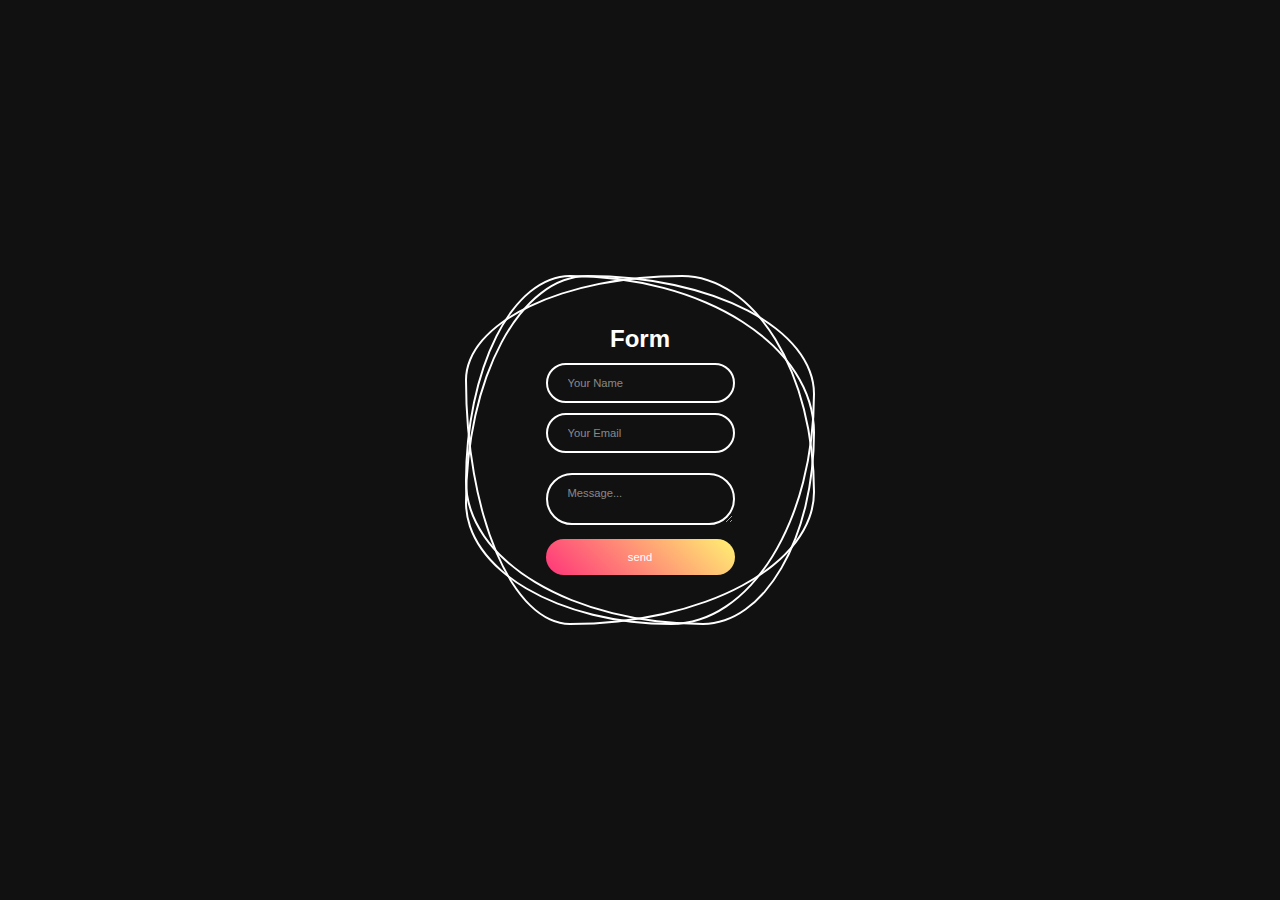
<file: index.html>
<!DOCTYPE html>
<html lang="en">
<head>
    <meta charset="UTF-8">
    <meta name="viewport" content="width=device-width, initial-scale=1.0">
    <meta http-equiv="refresh" content="">
    <link rel="stylesheet" href="styles.css">
    <title>Document</title>
</head>
<body>
<form>
    <div class="container">
        <i style="--clr: #00ff0a;"></i>
        <i style="--clr: #ff0057;"></i>
        <i style="--clr: #fffd44;"></i>
    <div class="login">
        <h2>Form</h2>
        <div class="inputBx">
            <input type="text" placeholder="Your Name">
        </div>
        <div class="inputBx">
            <input type="email" placeholder="Your Email">
        </div>
        <div></div>
        <div class="inputBx">
            <textarea placeholder="Message..."></textarea>
        </div>
        <div class="inputBx">
            <input type="submit" value="send">
        </div>
    </div>
    </div>
</form>
    
</body>
</html>
</file>
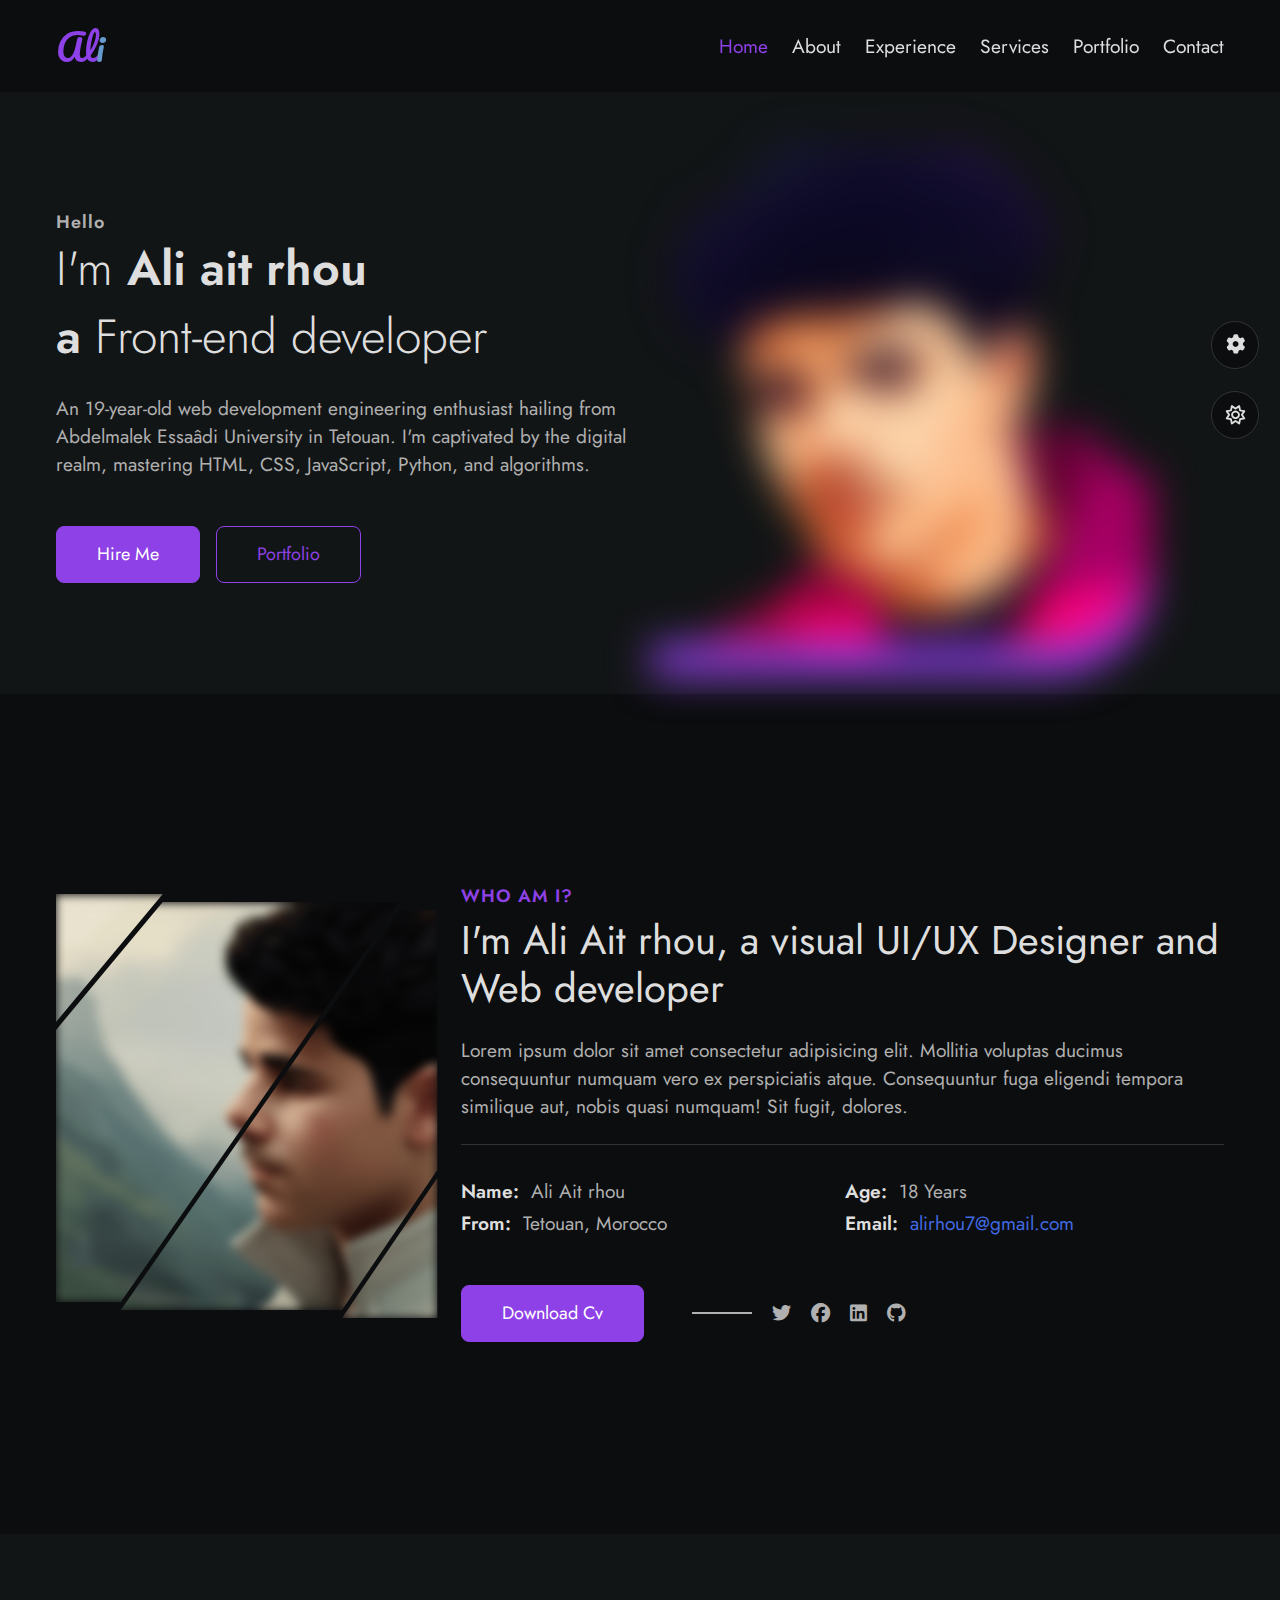
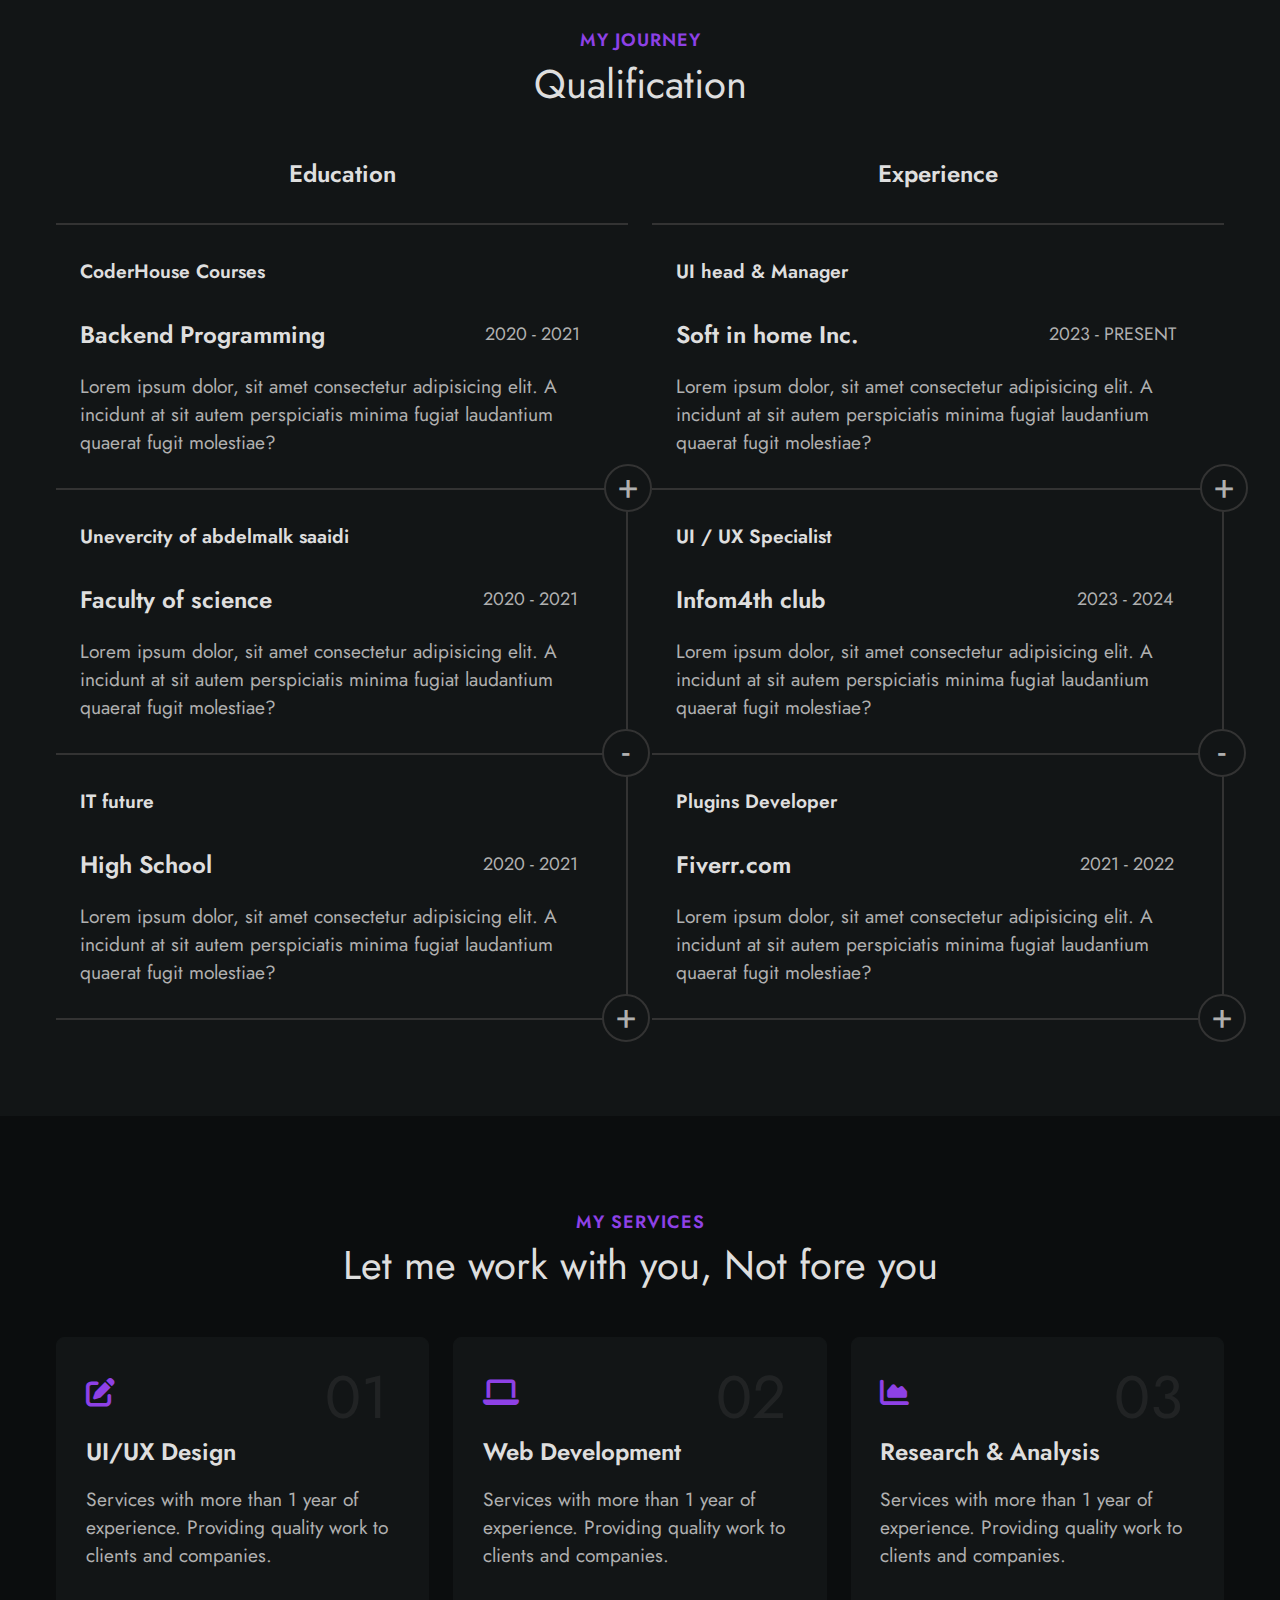
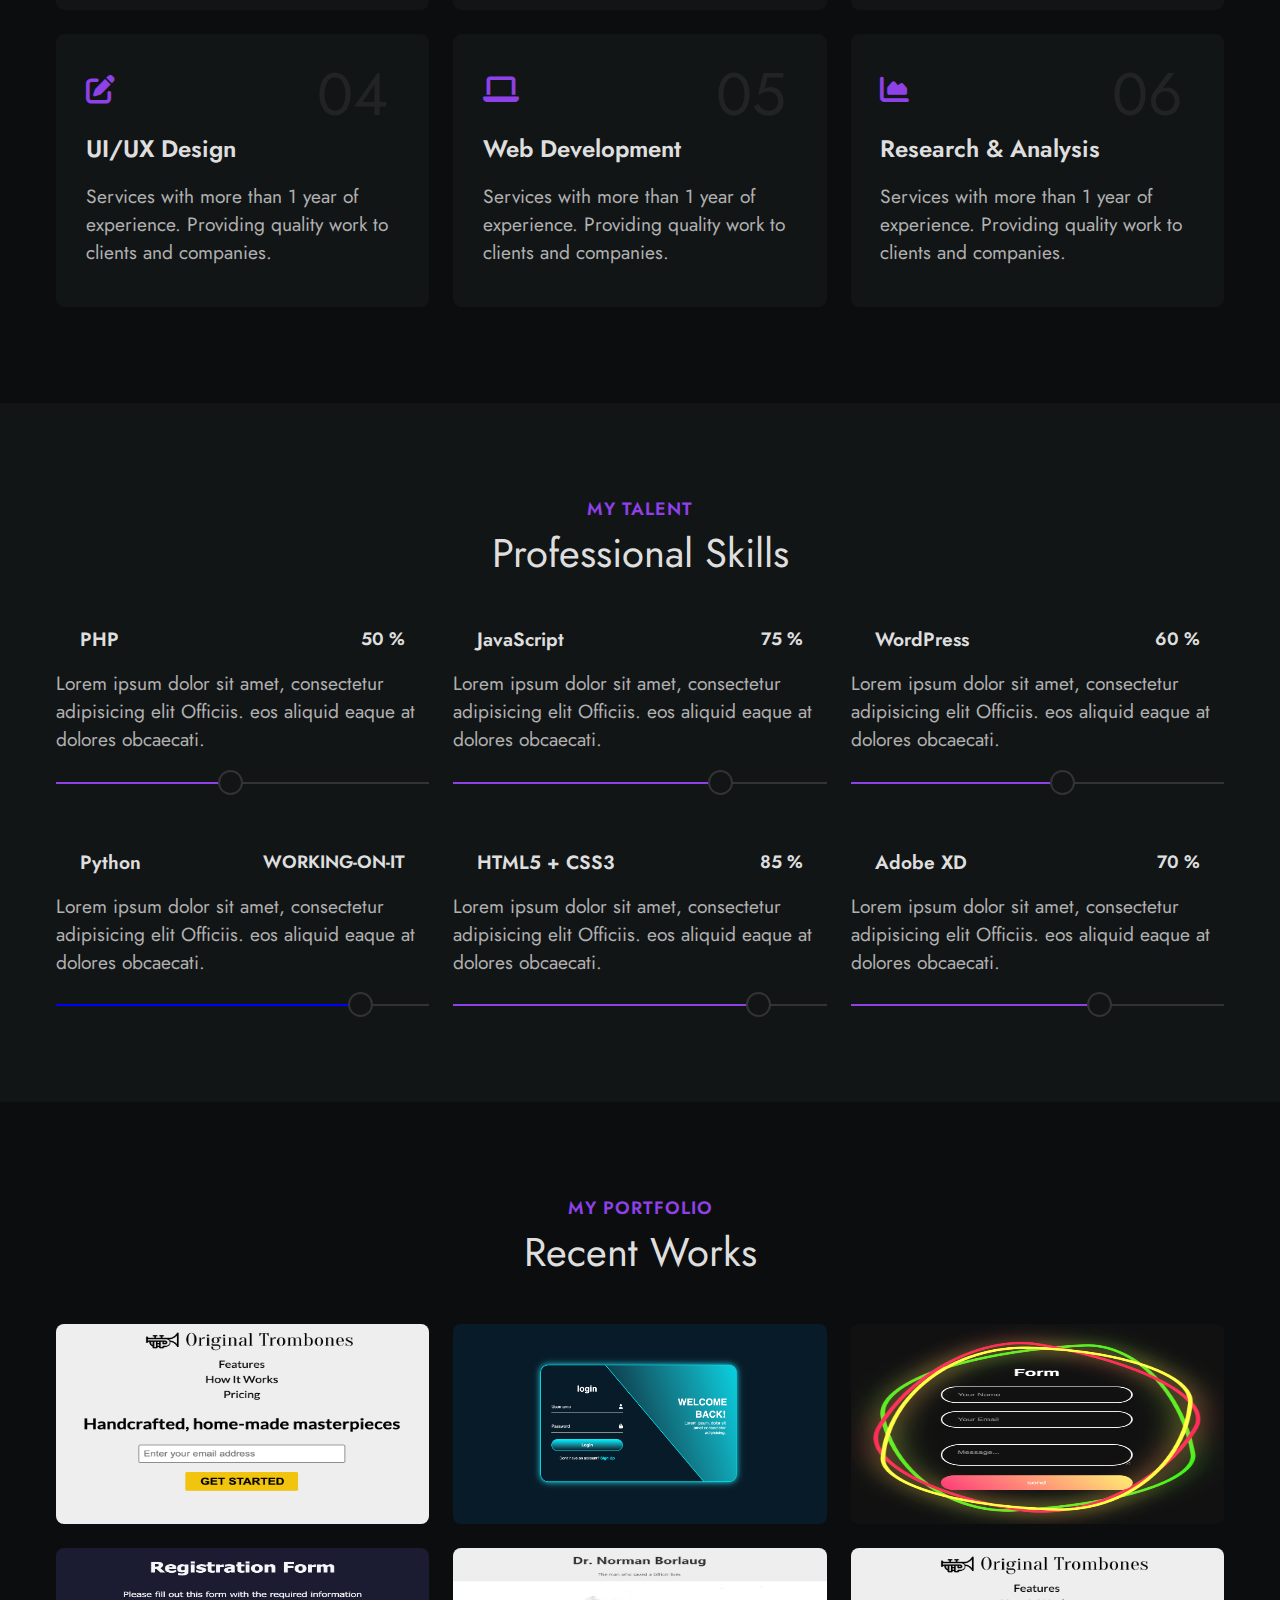
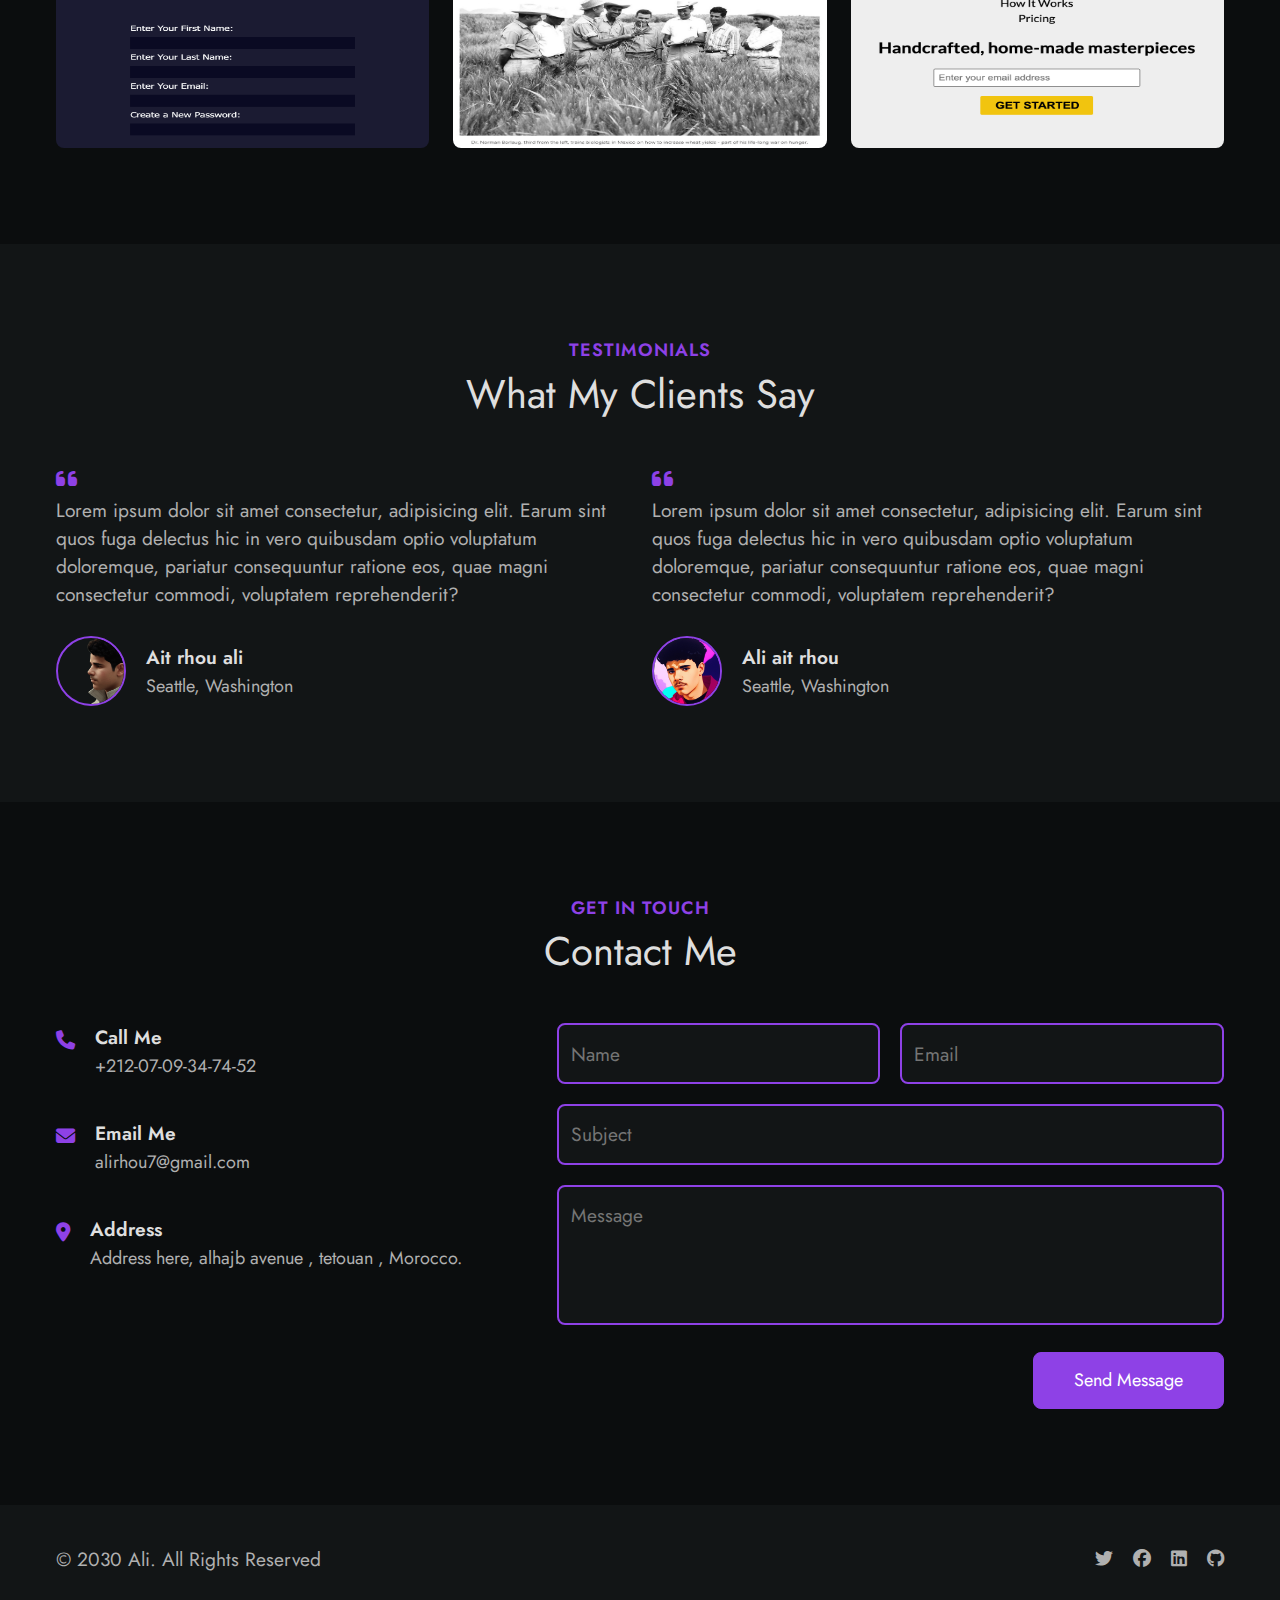
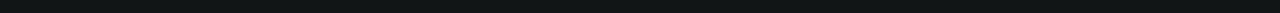
<file: ali.rh/index.html>
<!DOCTYPE html>
<html lang="en">
<head>
    <meta charset="UTF-8">
    <meta name="viewport" content="width=device-width,
     initial-scale=1.0">
    <!--== FONT AWESOME ==-->
    <link rel="icon" href="my_pc/Logo.png">
    <link rel="stylesheet" href="https://cdnjs.cloudflare.com/ajax/libs/font-awesome/6.4.2/css/all.min.css">
    <!--== CSS ==-->
    <link rel="stylesheet" href="style.css">
    <title>Ali.com</title>
</head>
<body>
    <!--== STYLE SWITCHER ==-->
    <input type="radio" name="color" id="color-1">
    <input type="radio" name="color" id="color-2">
    <input type="radio" name="color" id="color-3">
    <input type="radio" name="color" id="color-4">
    <input type="radio" name="color" id="color-5">
    <input type="radio" name="color" id="color-6">
    <input type="radio" name="color" id="color-7">
    <input type="radio" name="color" id="color-8">
    <input type="radio" name="color" id="color-9">
    <input type="radio" name="color" id="color-10">
    <input type="checkbox" id="toggler">
    <input type="checkbox" id="day-night">

    <div class="style__switcher">
        <label for="toggler" class="style__switcher-toggler">
            <i class="fa-solid fa-gear fa-spin"></i>
        </label>

        <label for="day-night" class="style__switcher-theme">
            <i class="fa-regular fa-sun"></i>
            <i class="fa-solid fa-moon"></i>
        </label>

        <h3 class="style__switcher-title">Theme Colors</h3>

        <div class="style__switcher-colors">
            <label for="color-1" class="color-1 color"></label>
            <label for="color-2" class="color-2 color"></label>
            <label for="color-3" class="color-3 color"></label>
            <label for="color-4" class="color-4 color"></label>
            <label for="color-5" class="color-5 color"></label>
            <label for="color-6" class="color-6 color"></label>
            <label for="color-7" class="color-7 color"></label>
            <label for="color-8" class="color-8 color"></label>
            <label for="color-9" class="color-9 color"></label>
            <label for="color-10" class="color-10 color"></label>
        </div>
    </div>
    <!--== HEADER ==-->
    <header class="header">
        <nav class="nav container">
            <a href="index.html" class="nav__logo">Al<span class="my-i">i</span></a>

            <input type="checkbox" id="nav-toggler">

            <label for="nav-toggler" class="nav__toggle">
                <i class="fa-solid fa-bars"></i>
            </label>
            <ul class="nav__list">
                <li class="nav__item">
                    <a href="#home" class="nav__link active-link">Home</a>
                </li>

                <li class="nav__item">
                    <a href="#about" class="nav__link">About</a>
                </li>
            
                <li class="nav__item">
                    <a href="#qualification" class="nav__link">Experience</a>
                </li>

                <li class="nav__item">
                    <a href="#services" class="nav__link">Services</a>
                </li>

                <li class="nav__item">
                    <a href="#works" class="nav__link">Portfolio</a>
                </li>

                <li class="nav__item">
                    <a href="#contact" class="nav__link">Contact</a>
                </li>
            </ul>
        </nav>
    </header>
    <!--== MAIN ==-->
    <main class="main">
        <!--== HOME ==-->
        <section class="home" id="home">
            <div class="home__container container grid">
                <div class="home__content">
                    <span class="home__small">Hello</span>
                    <h1 class="home__title"><span>I'm</span> Ali ait rhou <br /> 
                        a <span>Front-end developer</span>
                    </h1>

                    <p class="home__description">
                        An 19-year-old web development engineering 
                        enthusiast hailing from Abdelmalek Essaâdi University in Tetouan.
                         I'm captivated by the digital realm,
                         mastering HTML, CSS, JavaScript, Python, and algorithms.
                    </p>

                    <div class="home__btns">
                        <a href="#contact" class="btn">Hire Me</a>
                        <a href="#works" class="btn btn--transparent">Portfolio</a>
                    </div>
                </div>

                <div class="movup">
                    <div class="home__img-wrapper">
                        <img src="my_pc/home-img.png" alt="my pic" class="home__img" />
                    </div>
                </div>
            </div>

        </section>
        <!--== ABOUT ==-->
        <section class="about section" id="about">
            <div class="about__container container grid">
                <div class="about__img-wrapper">
                    <img src="my_pc/about-img.jpg" alt="" class="about__img">
                    <img src="my_pc/about-img.jpg" alt="" class="about__img">
                    <img src="my_pc/about-img.jpg" alt="" class="about__img">
                    <img src="my_pc/about-img.jpg" alt="" class="about__img">
                </div>

                <div class="about__content">
                    <h2 class="section__title" data-title="Who am i?">
                        I'm Ali Ait rhou, a visual UI/UX Designer and Web developer
                    </h2>

                    <p class="about__description">
                        Lorem ipsum dolor sit amet consectetur
                        adipisicing elit. Mollitia voluptas ducimus consequuntur numquam
                        vero ex perspiciatis atque. Consequuntur fuga eligendi tempora 
                        similique aut, nobis quasi numquam! Sit fugit, dolores.
                    </p>
                    <ul class="about__data grid">
                        <li class="data__item">
                            <h3 class="data__title">Name:</h3>
                            <span class="data__description">Ali Ait rhou</span>
                        </li>

                        <li class="data__item">
                            <h3 class="data__title">Age:</h3>
                            <span class="data__description">18 Years</span>
                        </li>

                        <li class="data__item">
                            <h3 class="data__title">From:</h3>
                            <span class="data__description">Tetouan, Morocco</span>
                        </li>

                        <li class="data__item">
                            <h3 class="data__title">Email:</h3>
                            <span class="data__description about__link">alirhou7@gmail.com</span>
                        </li>
                    </ul>

                    <div class="about__bottom">
                        <a href="" class="btn">Download Cv</a>

                        <div class="about__social-links">
                            <!-- hey man you have to put your link here so good luck -->
                            <a href="" class="about__social-link">
                                <i class="fa-brands fa-twitter"></i>
                            </a>
                            <a href="" class="about__social-link">
                                <i class="fa-brands fa-facebook"></i>
                            </a>
                            <a href="" class="about__social-link">
                                <i class="fa-brands fa-linkedin"></i>
                            </a>
                            <a href="" class="about__social-link">
                                <i class="fa-brands fa-github"></i>
                            </a>
                        </div>
                    </div>
                </div>
            </div>
        </section>
        <!--== QUALIFICATION ==-->
        <section class="qualification section" id="qualification">
            <h2 class="section__title title-center" data-title="My Journey">
                Qualification</h2>
            <div class="resume__container container grid">
                <div class="resume__group">
                    <h3 class="resume__heading">Education</h3>

                    <div class="resume__items">
                        <div class="resume__item">
                            <div class="resume__header">
                                <h3 class="resume__subtitle">CoderHouse Courses</h3>
                                <span class="resume__icon">+</span>
                            </div>

                            <div class="resume__content">
                                <div class="resume__date_title">
                                    <h3 class="resume__title">Backend Programming</h3>
                                    <span class="resume__date">2020 - 2021</span>
                                </div>

                                <p class="resume__description">
                                    Lorem ipsum dolor, sit amet consectetur adipisicing
                                     elit. A incidunt at sit autem perspiciatis minima fugiat
                                      laudantium quaerat fugit molestiae?
                                </p>
                            </div>
                        </div>

                        <div class="resume__item">
                            <div class="resume__header">
                                <h3 class="resume__subtitle">Unevercity of abdelmalk saaidi</h3>
                                <span class="resume__icon">-</span>
                            </div>

                            <div class="resume__content">
                                <div class="resume__date_title">
                                    <h3 class="resume__title">Faculty of science</h3>
                                    <span class="resume__date">2020 - 2021</span>
                                </div>

                                <p class="resume__description">
                                    Lorem ipsum dolor, sit amet consectetur adipisicing
                                     elit. A incidunt at sit autem perspiciatis minima fugiat
                                      laudantium quaerat fugit molestiae?
                                </p>
                            </div>
                        </div>

                        <div class="resume__item">
                            <div class="resume__header">
                                <h3 class="resume__subtitle">IT future</h3>
                                <span class="resume__icon">+</span>
                            </div>

                            <div class="resume__content">
                                <div class="resume__date_title">
                                    <h3 class="resume__title">High School</h3>
                                    <span class="resume__date">2020 - 2021</span>
                                </div>

                                <p class="resume__description">
                                    Lorem ipsum dolor, sit amet consectetur adipisicing
                                     elit. A incidunt at sit autem perspiciatis minima fugiat
                                      laudantium quaerat fugit molestiae?
                                </p>
                            </div>
                        </div>
                    </div>
                </div>

                <div class="resume__group">
                    <h3 class="resume__heading">Experience</h3>

                    <div class="resume__items">
                        <div class="resume__item">
                            <div class="resume__header">
                                <h3 class="resume__subtitle">UI head & Manager</h3>
                                <span class="resume__icon">+</span>
                            </div>

                            <div class="resume__content">
                                <div class="resume__date_title">
                                    <h3 class="resume__title">Soft in home Inc.</h3>
                                    <span class="resume__date">2023 - PRESENT</span>
                                </div>

                                <p class="resume__description">
                                    Lorem ipsum dolor, sit amet consectetur adipisicing
                                     elit. A incidunt at sit autem perspiciatis minima fugiat
                                      laudantium quaerat fugit molestiae?
                                </p>
                            </div>
                        </div>

                        <div class="resume__item">
                            <div class="resume__header">
                                <h3 class="resume__subtitle">UI / UX Specialist</h3>
                                <span class="resume__icon">-</span>
                            </div>

                            <div class="resume__content">
                                <div class="resume__date_title">
                                    <h3 class="resume__title">Infom4th club</h3>
                                    <span class="resume__date">2023 - 2024</span>
                                </div>

                                <p class="resume__description">
                                    Lorem ipsum dolor, sit amet consectetur adipisicing
                                     elit. A incidunt at sit autem perspiciatis minima fugiat
                                      laudantium quaerat fugit molestiae?
                                </p>
                            </div>
                        </div>

                        <div class="resume__item">
                            <div class="resume__header">
                                <h3 class="resume__subtitle">Plugins Developer</h3>
                                <span class="resume__icon">+</span>
                            </div>

                            <div class="resume__content">
                                <div class="resume__date_title">
                                    <h3 class="resume__title">Fiverr.com</h3>
                                    <span class="resume__date">2021 - 2022</span>
                                </div>

                                <p class="resume__description">
                                    Lorem ipsum dolor, sit amet consectetur adipisicing
                                     elit. A incidunt at sit autem perspiciatis minima fugiat
                                      laudantium quaerat fugit molestiae?
                                </p>
                            </div>
                        </div>
                    </div>
                </div>
            </div>
        </section>
        <!--== SERVICES ==-->
        <section class="services section" id="services">
            <h2 class="section__title title-center" data-title="My Services">
                Let me work with you,  Not fore you 
            </h2>
            <div class="services__container container grid">
                <div class="services__item">
                    <i class="fa-solid fa-pen-to-square services__icon"></i>

                    <h3 class="services__title">UI/UX Design</h3>
                    <p class="services__description">
                        Services with more than 1 year of experience. Providing quality 
                        work to clients and companies.
                    </p>

                    <span class="services__no">01</span>
                </div>

                <div class="services__item">
                    <i class="fa-solid fa-laptop services__icon"></i>

                    <h3 class="services__title">Web Development</h3>
                    <p class="services__description">
                        Services with more than 1 year of experience. Providing quality 
                        work to clients and companies.
                    </p>

                    <span class="services__no">02</span>
                </div>

                <div class="services__item">
                    <i class="fa-solid fa-chart-area services__icon"></i>

                    <h3 class="services__title">Research & Analysis</h3>
                    <p class="services__description">
                        Services with more than 1 year of experience. Providing quality 
                        work to clients and companies.
                    </p>

                    <span class="services__no">03</span>
                </div>

                <div class="services__item">
                    <i class="fa-solid fa-pen-to-square services__icon"></i>

                    <h3 class="services__title">UI/UX Design</h3>
                    <p class="services__description">
                        Services with more than 1 year of experience. Providing quality 
                        work to clients and companies.
                    </p>

                    <span class="services__no">04</span>
                </div>

                <div class="services__item">
                    <i class="fa-solid fa-laptop services__icon"></i>

                    <h3 class="services__title">Web Development</h3>
                    <p class="services__description">
                        Services with more than 1 year of experience. Providing quality 
                        work to clients and companies.
                    </p>

                    <span class="services__no">05</span>
                </div>

                <div class="services__item">
                    <i class="fa-solid fa-chart-area services__icon"></i>

                    <h3 class="services__title">Research & Analysis</h3>
                    <p class="services__description">
                        Services with more than 1 year of experience. Providing quality 
                        work to clients and companies.
                    </p>

                    <span class="services__no">06</span>
                </div>
            </div>
        </section>
        <!--== SKILLS ==-->
        <section class="skills section">
            <h2 class="section__title title-center" data-title="My Talent">
                Professional Skills
            </h2>

            <div class="skills__container container grid">
                <div class="skills__item">
                    <div class="skills__titles">
                        <h3 class="skills__name">PHP</h3>
                        <span class="skills__no">50 %</span>
                    </div>

                    <p class="skills__description">
                        Lorem ipsum dolor sit amet, consectetur adipisicing elit Officiis.
                        eos aliquid eaque at dolores obcaecati.
                    </p>

                    <div class="skills__bar">
                        <div class="skills__percentage" style="width: 50%;">
                            <span></span>
                        </div>
                    </div>
                </div>

                <div class="skills__item">
                    <div class="skills__titles">
                        <h3 class="skills__name">JavaScript</h3>
                        <span class="skills__no">75 %</span>
                    </div>

                    <p class="skills__description">
                        Lorem ipsum dolor sit amet, consectetur adipisicing elit Officiis.
                        eos aliquid eaque at dolores obcaecati.
                    </p>

                    <div class="skills__bar">
                        <div class="skills__percentage" style="width: 75%;">
                            <span></span>
                        </div>
                    </div>
                </div>

                <div class="skills__item">
                    <div class="skills__titles">
                        <h3 class="skills__name">WordPress</h3>
                        <span class="skills__no">60 %</span>
                    </div>

                    <p class="skills__description">
                        Lorem ipsum dolor sit amet, consectetur adipisicing elit Officiis.
                        eos aliquid eaque at dolores obcaecati.
                    </p>

                    <div class="skills__bar">
                        <div class="skills__percentage" style="width: 60%;">
                            <span></span>
                        </div>
                    </div>
                </div>

                <div class="skills__item">
                    <div class="skills__titles">
                        <h3 class="skills__name">Python</h3>
                        <span class="skills__no">WORKING-ON-IT</span>
                    </div>

                    <p class="skills__description">
                        Lorem ipsum dolor sit amet, consectetur adipisicing elit Officiis.
                        eos aliquid eaque at dolores obcaecati.
                    </p>

                    <div class="skills__bar">
                        <div class="skills__percentage" style="width: 85%;background-color: blue;">
                            <span></span>
                        </div>
                    </div>
                </div>

                <div class="skills__item">
                    <div class="skills__titles">
                        <h3 class="skills__name">HTML5 + CSS3</h3>
                        <span class="skills__no">85 %</span>
                    </div>

                    <p class="skills__description">
                        Lorem ipsum dolor sit amet, consectetur adipisicing elit Officiis.
                        eos aliquid eaque at dolores obcaecati.
                    </p>

                    <div class="skills__bar">
                        <div class="skills__percentage" style="width: 85%;">
                            <span></span>
                        </div>
                    </div>
                </div>

                <div class="skills__item">
                    <div class="skills__titles">
                        <h3 class="skills__name">Adobe XD</h3>
                        <span class="skills__no">70 %</span>
                    </div>

                    <p class="skills__description">
                        Lorem ipsum dolor sit amet, consectetur adipisicing elit Officiis.
                        eos aliquid eaque at dolores obcaecati.
                    </p>

                    <div class="skills__bar">
                        <div class="skills__percentage" style="width: 70%;">
                            <span></span>
                        </div>
                    </div>
                </div>
            </div>
        </section>
        <!--======== PORTFOLIO ========-->
        <section class="works section" id="works">
            <h2 class="section__title title-center" data-title="My Portfolio">
                Recent Works
            </h2>

            <div class="work__container container grid">
                <div class="work__card">
                    <img src="my_pc/landing.png" alt="image" class="work__img">
                    <div class="work__details">
                        <h3 class="work__title">Web design</h3>
                        <span class="work__description">This is a short description</span>
                    </div>
                </div>

                <div class="work__card">
                    <img src="my_pc/login.jpeg" alt="image" class="work__img">
                    <div class="work__details">
                        <h3 class="work__title">Android App</h3>
                        <span class="work__description">This is a short description</span>
                    </div>
                </div>

                <div class="work__card">
                    <img src="my_pc/form.png" alt="image" class="work__img">
                    <div class="work__details">
                        <h3 class="work__title">Photoshop</h3>
                        <span class="work__description">This is a short description</span>
                    </div>
                </div>

                <div class="work__card">
                    <img src="my_pc/rigest1.png" alt="image" class="work__img">
                    <div class="work__details">
                        <h3 class="work__title">UI/UX design</h3>
                        <span class="work__description">This is a short description</span>
                    </div>
                </div>

                <div class="work__card">
                    <img src="my_pc/tribute.jpeg" alt="image" class="work__img">
                    <div class="work__details">
                        <h3 class="work__title">Web design</h3>
                        <span class="work__description">This is a short description</span>
                    </div>
                </div>

                <div class="work__card">
                    <img src="my_pc/landing.png" alt="image" class="work__img">
                    <div class="work__details">
                        <h3 class="work__title">Web design</h3>
                        <span class="work__description">This is a short description</span>
                    </div>
                </div>
            </div>
        </section>
        <!--======== TESTMONIALS ========-->
        <section class="testimonials section">
            <h2 class="section__title title-center" data-title="Testimonials">
                What My Clients Say
            </h2>

            <div class="testimonials__container container grid">
                <div class="testimonials__item">
                    <p class="testimonials__description">
                        Lorem ipsum dolor sit amet consectetur, adipisicing elit.
                        Earum sint quos fuga delectus hic in vero quibusdam optio
                        voluptatum doloremque, pariatur consequuntur ratione eos,
                        quae magni consectetur commodi, voluptatem reprehenderit?
                    </p>

                    <div class="testimonials__data">
                        <img src="my_pc/me.png" alt="" class="testimonials__img">
                        <div>
                            <h3 class="testimonials__name">Ait rhou ali</h3>
                            <span class="testimonials__identity">
                                Seattle, Washington
                            </span>
                        </div>
                    </div>

                </div>

                <div class="testimonials__item">
                    <p class="testimonials__description">
                        Lorem ipsum dolor sit amet consectetur, adipisicing elit.
                        Earum sint quos fuga delectus hic in vero quibusdam optio
                        voluptatum doloremque, pariatur consequuntur ratione eos,
                        quae magni consectetur commodi, voluptatem reprehenderit?
                    </p>

                    <div class="testimonials__data">
                        <img src="my_pc/me2.jpeg" alt="" class="testimonials__img">
                        <div>
                            <h3 class="testimonials__name">Ali ait rhou</h3>
                            <span class="testimonials__identity">
                                Seattle, Washington
                            </span>
                        </div>
                    </div>

                </div>
            </div>
        </section>
        <!--======== CONTACT ========-->
        <section class="contact section" id="contact">
            <h2 class="section__title title-center" data-title="Get in touch">
                Contact Me
            </h2>

            <div class="contact__container container grid">
                <div class="contact__details">
                    <div class="contact__item">
                        <i class="fa-solid fa-phone contact__icon"></i>

                        <div>
                            <h3 class="contact__title">Call Me</h3>
                            <span class="contact__data">+212-07-09-34-74-52</span>
                        </div>
                    </div>

                    <div class="contact__item">
                        <i class="fa-solid fa-envelope contact__icon"></i>

                        <div>
                            <h3 class="contact__title">Email Me</h3>
                            <span class="contact__data">alirhou7@gmail.com</span>
                        </div>
                    </div>

                    <div class="contact__item">
                        <i class="fa-solid fa-location-dot contact__icon"></i>

                        <div>
                            <h3 class="contact__title">Address</h3>
                            <span class="contact__data">Address here, alhajb avenue
                                , tetouan , Morocco.
                            </span>
                        </div>
                    </div>
                </div>

                <form action="" class="contact__form">
                    <div class="form__group">
                        <div class="form__input">
                            <input type="text" placeholder="Name" class="input__control">
                        </div>
                        <div class="form__input">
                            <input type="email" placeholder="Email" class="input__control">
                        </div>
                    </div>

                    <div class="form__input">
                        <input type="text" placeholder="Subject" class="input__control">
                    </div>

                     <div class="form__input">
                            <textarea 
                             name="" 
                             id="" 
                             placeholder="Message"
                             cols="30" 
                             rows="10" 
                             class="input__control textarea"
                            ></textarea>
                     </div>
                     <button type="submit" class="btn contact__btn">Send Message</button>
                </form>

            </div>
        </section>
    </main>
    <!--======== FOOTER ========-->
    <footer class="footer">
        <div class="footer__container container">
            <p class="footer__copyright">&copy; 2030 Ali. All Rights Reserved</p>

            <div class="footer__social-links">
                <!-- hey man you have to put your link here so good luck -->
                <a href="" class="footer__social-link">
                    <i class="fa-brands fa-twitter"></i>
                </a>
                <a href="" class="footer__social-link">
                    <i class="fa-brands fa-facebook"></i>
                </a>
                <a href="" class="footer__social-link">
                    <i class="fa-brands fa-linkedin"></i>
                </a>
                <a href="" class="footer__social-link">
                    <i class="fa-brands fa-github"></i>
                </a>
            </div>
        </div>
    </footer>
    
</body>
</html>
</file>
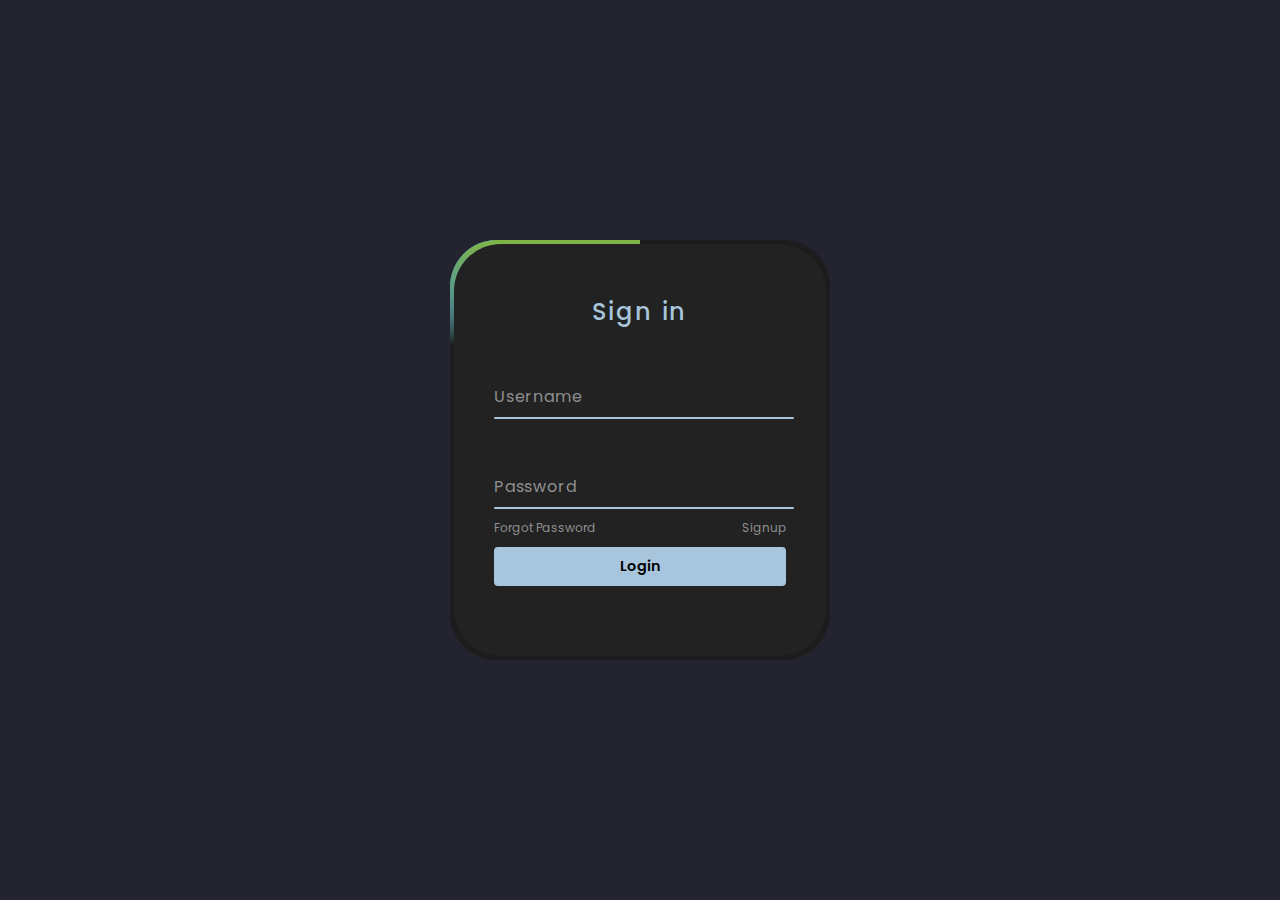
<file: portfolio/anim_form_retation/index.html>
<!DOCTYPE html>
<html lang="en">
<head>
    <meta charset="UTF-8">
    <meta name="viewport" content="width=device-width, initial-scale=1.0">
    <link rel="stylesheet" href="style.css">
    <title>Animated login form</title>
</head>
<body>
  <div class="box">
    <span class="borderLine"></span>
    <form action="#">
        <h2>Sign in</h2>
        <div class="inputbox">
            <input type="text" required="required">
            <span>Username</span>
            <i></i>
        </div>
        <div class="inputbox">
            <input type="password" required="required">
            <span>Password</span>
            <i></i>
        </div>
        <div class="links">
            <a href="#">Forgot Password</a>
            <a href="#">Signup</a>
        </div>
        <input type="submit" value="Login">
    </form>
  </div>
</body>
</html>
</file>
<file: styles.css>
* {
    margin: 0;
    padding: 0; 
    box-sizing: border-box;
    font-family: 'Open Sans', sans-serif;
}
body 
{
    display: flex; 
    justify-content: center;
    align-items: center;
    min-height: 100vh;
    background: #111;
}
.container {
    position: relative;
    width: 350px;
    height: 350px;
    display: flex;
    justify-content: center;
    align-items: center;
}
.container i{
    position: absolute;
    inset: 0;
    border: 2px solid  #fff;
    transition: 1s;
    
}
.container i:nth-child(1) {
    border-radius: 62% 38% 70% 30% / 30% 62% 38% 70%;
    animation: animate 5s linear infinite;
}
.container i:nth-child(2) {
    border-radius: 30% 70% 32% 68% / 59% 45% 55% 41%;
    animation: animate 5s linear infinite;
}
.container i:nth-child(3) {
    border-radius: 35% 65% 41% 59% / 65% 34% 66% 35%;
    animation: animate2 5s linear infinite;
}
@keyframes animate {
    0% {
        transform: rotate(0deg);
    }
    100% {
        transform: rotate(360deg);
    }
}
@keyframes animate2 {
    0% {
        transform: rotate(360deg);
    }
    100% {
        transform: rotate(0deg);
    }
}
.container:hover i{
    border: 6px solid var(--clr);
    filter: drop-shadow(0 0 20px var(--clr))
}
.container .login{
    position: absolute;
    width: 250
    px;
    height: 100%;
    display: flex;
    justify-content: center;
    align-items: center;
    flex-direction: column;
    gap: 10px;
}
.container .login h2 {
    font-size: 1.5em;
    color: #fff;
}
.container .login .inputBx {
    position: relative;
    width: 100%;
}
.container .login .inputBx input,textarea{
    position: relative;
    width: 100%;
    padding: 12px 20px;
    background: transparent;
    border: 2px solid #fff;
    border-radius: 40px;
    font-size: 0.7em;
    color: #fff;
    box-shadow: none;
    outline: none;
}
.container .login .inputBx input::placeholder, textarea::placeholder{
    color: rgba(255,255,255,0.5);
}
.container .login .inputBx input[type="submit"]{
    background: linear-gradient(45deg, #ff357a, #fff172);
    border: none;
    cursor: pointer;
}
</file>
<file: ali.rh/style.css>
/*===== GOOGLE FONTS =====*/
@import url('https://fonts.googleapis.com/css2?family=Agbalumo&family=Jost&family=Lalezar&family=Poppins:ital,wght@0,400;0,500;1,400&family=Young+Serif&display=swap');
@import url('https://fonts.googleapis.com/css2?family=Agbalumo&family=Lalezar&family=Poppins:ital,wght@0,400;0,500;1,400&family=Young+Serif&display=swap');
@import url('https://fonts.googleapis.com/css2?family=Agbalumo&family=Jost&family=Lalezar&family=Pacifico&family=Poppins:ital,wght@0,400;0,500;1,400&family=Young+Serif&display=swap');
/*===== VARIABLES CSS =====*/
:root {
    --header-height: 3.5rem;
/*===== COLORS =====*/
/* Color mode HSL(hue, sturation, lightness) */
    --first-color: hsl(268, 77%, 58%);
    --first-color-dark: hsl(268, 78%, 51%);
    --first-color-light: hsl(268, 100%, 83%);
    --title-color: hsl(0, 0%, 87%);
    --text-color: hsl(0, 0%, 69%);
    --body-color: hsl(200, 12%, 5%);
    --container-color: hsl(200, 10%, 8%);
    --border-color: hsl(0, 0%, 20%);
    --white: #fff;

/*===== Font and typography =====*/
/* .5rem = 8px |1rem = 16px ... */
    --body-font: 'Jost' , sans-serif;
    --big-font-size: 3rem;
    --h1-font-size: 2.5rem;
    --h2-font-size: 2.25rem;
    --h3-font-size: 1.5rem;
    --larger-font-size: 1.2rem;
    --large-font-size: 1.125rem;

/*===== FONT WEIGHT =====*/
    --weight-300: 300;
    --weight-400: 400;
    --weight-600: 600;
}

/*===== DARK THEME =====*/
#day-night:checked ~ * {
    --title-color: hsl(247, 27%, 31%);
    --text-color: hsl(0, 0%, 41%);
    --body-color: hsl(0, 0%, 100%);
    --container-color: hsl(266, 78%, 98%);
    --border-color: hsl(0, 0%, 87%);
}


/*===== BASE =====*/
* {
    margin: 0;
    padding: 0;
    box-sizing: border-box;
}

html {
    scroll-behavior: smooth;
}
input,
textarea,
button,
body {
    font-family: var(--body-font);
    font-size: var(--larger-font-size);
}

main {
    background-color: var(--body-color);
    color: var(--text-color);
}

input,
textarea,
button {
    outline: none;
    border: none;
    background-color: transparent;

}
h1,
h2,
h3 {
    color: var(--title-color);
    font-weight: var(--weight-600);
}

ul {
    list-style: none;
}

a {
    text-decoration: none;
}

img {
    max-width: 100%;
}


/*===== REUSABLE CSS CLASSES =====*/
 .container {
    max-width: 1200px;
    margin-inline: auto;
    padding-inline: 1rem;
 }

 .grid {
    display: grid;
    gap: 1.5rem;
 }
 
 .section {
    padding-block: 6rem;
 }
 .section__title {
    font-size: var(--h1-font-size);
    font-weight: var(--weight-400);
    line-height: 1.2;
    margin-bottom: 1.5rem;
 }

 .section__title::before {
    content: attr(data-title);
    display: block;
    color: var(--first-color);
    font-size: var(--large-font-size);
    font-weight: var(--weight-600);
    text-transform: uppercase;
    letter-spacing: 1px;
    margin-bottom: .5rem;
 }

 .title-center {
    text-align: center;
    margin-bottom: 3rem;
 }
/*===== STYLE SWITCHER =====*/
input[type='radio'],
input[type='checkbox']
 {
   display: none;
}
.style__switcher {
    position: fixed;
    right: 0;
    bottom: 50%;
    padding: 1rem;
    width: 220px;
    border: 1px solid var(--border-color);
    background-color: var(--container-color);
    border-radius: 0.5rem;
    z-index: 1000;
    transform: translateX(100%);
    transition: all .9s ease;
}

#toggler:checked ~ .style__switcher {
    transform: translateX(0);
}


.style__switcher-toggler,
.style__switcher-theme {
    position: absolute;
    right: 110%;
    color: var(--title-color);
    background-color: var(--body-color);
    border: 1px solid var(--border-color);
    height: 48px;
    width: 48px;
    border-radius: 50%;
    cursor: pointer;
    display: grid;
    place-items: center;
    transition: all .3s ease;
}

.style__switcher-toggler {
    top: 7%;
}

.style__switcher-theme {
    bottom: 7%;
}

.style__switcher-theme .fa-moon {
    display: none;
}

#day-night:checked ~ * .fa-sun {
    display: none;
}

#day-night:checked ~ * .fa-moon {
    display: block;
}

.style__switcher-title {
    font-size: var(--large-font-size);
    margin-bottom: 0.75rem;
}
.style__switcher-colors {
    display: grid;
    grid-template-columns: repeat(5, 1fr);
    gap: .5rem;
}
.style__switcher-colors .color {
    height: 30px;
    width: 30px;
    border-radius: 50%;
}

.color-1 {
    background-color: hsl(252, 35%, 51%);
}
.color-2 {
    background-color: hsl(351, 85%, 51%);
}
.color-3 {
    background-color: hsl(271, 76%, 53%);
}
.color-4 {
    background-color: hsl(225, 73%, 57%);
}
.color-5 {
    background-color: hsl(43, 74%, 49%);
}
.color-6 {
    background-color: hsl(339, 81%, 66%);
}
.color-7 {
    background-color: hsl(80, 61%, 50%);
}
.color-8 {
    background-color: hsl(19, 96%, 52%);
}
.color-9 {
    background-color: hsl(88, 65%, 43%);
}
.color-10 {
    background-color: hsl(42, 100%, 50%);
}

#color-1:checked ~ * {
    --first-color: hsl(252, 35%, 51%);
    --first-color-dark: hsl(252, 25%, 51%);
    --first-color-light: hsl(252, 100%, 83%);
}

#color-2:checked ~ * {
    --first-color: hsl(351, 85%, 51%);
    --first-color-dark: hsl(351, 75%, 51%);
    --first-color-light: hsl(351, 100%, 83%);
}
#color-3:checked ~ * {
    --first-color: hsl(271, 76%, 53%);
    --first-color-dark: hsl(271, 60%, 53%);
    --first-color-light: hsl(271, 100%, 83%);
}

#color-4:checked ~ * {
    --first-color: hsl(225, 73%, 57%);
    --first-color-dark: hsl(225, 63%, 57%);
    --first-color-light: hsl(225, 100%, 83%);
}
#color-5:checked ~ * {
    --first-color: hsl(43, 74%, 49%);
    --first-color-dark: hsl(43, 64%, 49%);
    --first-color-light: hsl(43, 100%, 83%);
}

#color-6:checked ~ * {
    --first-color: hsl(339, 81%, 66%);
    --first-color-dark: hsl(339, 71%, 66%);
    --first-color-light: hsl(339, 100%, 83%);
}
#color-7:checked ~ * {
    --first-color: hsl(80, 61%, 50%);
    --first-color-dark: hsl(80, 51%, 50%);
    --first-color-light: hsl(80, 100%, 83%);
}

#color-8:checked ~ * {
    --first-color: hsl(19, 96%, 52%);
    --first-color-dark: hsl(19, 86%, 52%);
    --first-color-light: hsl(19, 100%, 83%);
}
#color-9:checked ~ * {
    --first-color: hsl(88, 65%, 43%);
    --first-color-dark: hsl(88, 55%, 43%);
    --first-color-light: hsl(88, 100%, 83%);
}

#color-10:checked ~ * {
    --first-color: hsl(42, 100%, 50%);
    --first-color-dark: hsl(42, 85%, 50%);
    --first-color-light: hsl(42, 100%, 83%);
}
/*===== HEADER & NAV =====*/
.header {
    position: fixed;
    top: 0;
    left: 0;
    width: 100%;
    background-color: var(--body-color);
    box-shadow: 0 3px 0px hsla(0, 0%, 0%, 0.05);
    z-index: 100;
}

.nav,
.nav__list {
    display: flex;

}
.nav {
    height: calc(var(--header-height) + 2.25rem);
    justify-content: space-between;
    align-items: center;
}

.nav__logo {
    color: var(--first-color);
    font-size: var(--h2-font-size);
    font-family: Pacifico;
}
.my-i {
    color: hsl(210, 50%, 60%);
    font-family: Pacifico;
    animation: ani 9s  infinite;
}
@keyframes ani {
    0%{
        color: hsl(351, 100%, 83%);
    }
    20%{
        color: hsl(252, 100%, 83%);
    }
    40%{
        color: hsl(43, 100%, 83%);
    }
    60%{
        color: hsl(339, 69%, 69%);
    }
    80%{
        color: hsl(19, 100%, 83%);
    }
    100%{
        color: hsl(88, 100%, 83%);
    }
}
.nav__list {
    column-gap: 1.5rem;
}

.nav__link {
    color: var(--title-color);
    transition: all .3s ease;
}

.nav__toggle {
    display: none;
}

/* Active link */
.active-link,
.nav__link:hover {
    color: var(--first-color)
}
/*===== HOME =====*/
.home {
    background-color: var(--container-color);
    padding-block: 9rem 3rem;
}
.home__container {
    grid-template-columns: repeat(2, 1fr);
    align-items: center;
}
.home__small {
    font-size: var(--large-font-size);
    font-weight: var(--weight-600);
    letter-spacing: 1px;
}
.home__title {
    font-size: var(--big-font-size);
    line-height: 1.4;
}
.home__title span {
    font-weight: var(--weight-300);
}
.home__description {
    margin-block: 1.5rem 3rem;
}
.home__btns {
    display: flex;
    column-gap: 1rem; 
}
.home__img-wrapper {
    margin-inline: auto 2rem;
    position: relative;
}


.home__img {
    z-index: 10;
    position: relative;
    vertical-align: middle;
    border-bottom-right-radius: 20%;
    border-bottom: 2px solid var(--first-color);
    filter: blur(20px);
    box-shadow: 0px 30px 0px 0px var(--first-color);
}
.movup {
    animation: moveup 4s ease-in-out infinite;
}
@keyframes moveup {
    0% {
        transform: translatey(0)
    }
    50% {
        transform: translatey(-1.5rem)
    }
    100% {
        transform: translatey(0)
    }
}
/* Home Animation */
@keyframes animate__before {
    0% {
        border-radius: 65% 35% 29% 71% / 55% 30% 70% 45%;
    }
    50% {
        border-radius: 21% 79% 50% 50% / 21% 50% 50% 79%;
    }
    100% {
        border-radius: 65% 35% 50% 50% / 55% 30% 70% 45%;
    }
}
@keyframes animate__after {
    0% {
        border-radius: 21% 79% 50% 50% / 21% 50% 50% 79%;
    }
    50% {
        border-radius: 65% 35% 29% 71% / 55% 30% 70% 45%;
    }
    100% {
        border-radius: 21% 79% 50% 50% / 21% 50% 50% 79%;
    }
}

/*===== BUTTON =====*/
.btn {
    display: inline-block;
    background-color: var(--first-color);
    border: 1px solid var(--first-color);
    color: var(--white);
    padding: 0.9rem 2.5rem;
    font-size: var(--large-font-size);
    border-radius: 0.5rem;
    transition: all .5s ease;
}

.btn--transparent {
    background-color: transparent;
    color: var(--first-color);
}
/*About Button hover*/
.btn:hover {
    background-color: var(--first-color-dark);
}

.btn--transparent:hover{
    background-color: var(--first-color);
    color: var(--white);
}
/*======== ABOUT =======*/
.about__container {
    grid-template-columns: 4fr 8fr;
    align-items: center;
    min-height: 72vh;
}
.about__img-wrapper {
    position: relative;
    height: 400px;
}

.about__img  {
    position: absolute;
    top: 0;
    left: 0;
    height: 400px;
    object-fit: cover;
    transition: all .3s ease;
    filter: blur(5px);
}

.about__img:nth-child(1) {
    clip-path: polygon(0 0, 0 32%, 28% 0);
    transform: translateY(-1.25rem);
}

.about__img:nth-child(2) {
    clip-path: polygon(28% 0, 0 32%, 0 100%, 17% 100%, 90% 0);
    transform: translateY(-0.75rem);
}

.about__img:nth-child(3) {
    clip-path: polygon(100% 0, 100% 65%, 75% 100%, 17% 100%, 90% 0);
    transform: translateY(-0.25rem);
}

.about__img:nth-child(4) {
    clip-path: polygon(100% 65%, 75% 100%, 100% 100%);
    transform: translateY(0.25rem);
}
/* About img hover */
.about__img-wrapper:hover .about__img {
    transform: translateY(0);
}

.about__description {
    border-bottom: 1px solid var(--border-color);
    padding-bottom: 1.5rem;
    margin-bottom: 2rem;
}

.about__data {
    grid-template-columns: repeat(2, 1fr);
    gap: .25rem;
    margin-bottom: 3rem;
}

.data__item {
    display: flex;
    column-gap: .75rem;
}
.data__title {
    font-size: var(--larger-font-size);
}
.about__link {
    color: hsl(225, 73%, 57%);
}
.about__bottom,
.about__social-links {
    display: flex;
    align-items: center;
}
.about__bottom {
    column-gap: 3rem;
}
.about__social-links {
    column-gap: 1.25rem;
}
.about__social-links::before {
    content: '';
    background-color: var(--text-color);
    width: 60px;
    height: 2px;
}
.about__social-link {
    color: var(--text-color);
    transition: all 0.3s ease;
}
.about__social-link:hover {
    color: var(--first-color);
}
/*===== QUALIFICATION =====*/
.qualification {
    background-color: var(--container-color);
}
.resume__container {
    grid-template-columns: repeat(2, 1fr);
}
.resume__heading {
    text-align: center;
    font-size: var(--h3-font-size);
    padding-bottom: 2rem;
}
.resume__heading,
.resume__item {
    border-bottom: 2px solid var(--border-color);
}
.resume__item:not(:first-child) {
    border-right: 2px solid var(--border-color)
}
.resume__item {
    position: relative;
}
.resume__header {
    padding: 2rem 1.5rem; 
}
.resume__subtitle {
    font-size: var(--larger-font-size);
    cursor: pointer; 
}
.resume__icon {
    background-color: var(--container-color);
    border: 2px solid var(--border-color);
    font-size: var(--h2-font-size);
    width: 48px;
    height: 48px;
    border-radius: 50%;
    line-height: 1.1em;
    text-align: center;
    cursor: pointer; 
    position: absolute;
    right: -1.5rem; 
    bottom: -1.5rem; 
    z-index: 10;
}
.resume__content {
    padding-inline: 1.5rem 3rem;
}
.resume__date_title {
    display: flex;
    justify-content: space-between;
    align-items: center;
}
.resume__title {
    font-size: var(--h3-font-size);
}
.resume__date {
    color: var(__title_color);
    font-size: var(--large-font-size);
}
.resume__description {
    margin-block: 1.25rem 2rem; 
}
/*===== SERVICES =====*/
.services__container {
    grid-template-columns: repeat(3, 1fr);
}

.services__item {
    background-color: var(--container-color);
    border: 1px solid var(--container-color);
    padding: 2.5rem 1.8rem;
    border-radius: .5rem;
    position: relative;
    transition: all .5s ease;
}
 
/* Services hover */
.services__item:hover {
    background-color: var(--body-color);
    border-color: var(--border-color)
}

.services__icon  {
    color: var(--first-color);
    font-size: 1.8rem;
}

.services__title {
    font-size: var(--h3-font-size);
    margin-block: 1.5rem 1rem; 
}

.services__no {
    position: absolute;
    right: 2.5rem;
    top: 1rem;
    color: var(--title-color);
    font-size: 3.75rem; 
    opacity: 0.07;
}
/*===== SKILLS =====*/
.skills {
    background-color: var(--container-color);
}
.skills__container {
    grid-template-columns: repeat(3, 1fr);
    row-gap: 4rem; 
}
.skills__titles {
    display: flex;
    justify-content: space-between;
    align-items: center;
}

.skills__titles,
.skills__discription {
    padding-inline: 1.5rem;
}

.skills__name {
    font-size: var(--larger-font-size);
}
.skills__no {
    color: var(--title-color);
    font-size: var(--large-font-size);
    font-weight: var(--weight-600);
}
.skills__description {
    margin-block: 1rem 1.8rem;
}
.skills__bar,
.skills__percentage {
    height: 2px;
}
.skills__bar {
    background-color: var(--border-color);
}
  
.skills__percentage {
    background-color: var(--first-color);
    position: relative;
}

.skills__percentage span {
    background-color: var(--container-color);
    border: 2px solid var(--border-color);
    width: 25px;
    height: 25px;
    border-radius: 50%;
    position: absolute;
    right: 0;
    top: -0.75rem;
}
/*===== PORTFOLIO =====*/
.work__container {
    grid-template-columns: repeat(3, 1fr);
}
.work__card {
    position: relative;
    cursor: pointer;
    width: fit-content;
    height: fit-content;
}

.work__img {
    vertical-align: middle;
    width: 400px;
    height: 200px;
}
.work__details {
    position: absolute; 
    inset: 0; 
    background-color: hsla(0, 0%, 0%, 0.5);
    display: flex;
    flex-direction: column;
    justify-content: center;
    align-items: center;
    opacity: 0;
    transition: all .4s ease-in-out;
}
.work__img, 
.work__details {
    border-radius: .5rem;
}

.work__title {
    font-size: var(--h3-font-size);
}

.work__title,
.work__description {
    color: var(--white);
    transform: translateY(1.5rem);
    transition: all .3s ease-in-out; 
}
.work__description {
    font-size: var(--large-font-size);
}
/* Work hover */
.work__card:hover .work__details {
    opacity: 1;
}

.work__card:hover :is(.work__title, .work__description) {
    transform: translateY(0);
}
/*===== TESTIMONIALS =====*/
.testimonials {
    background-color: var(--container-color);
}
.testimonials__container {
    grid-template-columns: repeat(2, 1fr);
}
.testimonials__description {
    margin-bottom: 1.75rem;
}

.testimonials__description::before {
    content: '\f10d';
    font-family: fontawesome;
    display: block;
    color: var(--first-color);
    font-size: var(--h3-font-size);
    margin-bottom: 0.25rem;
}

.testimonials__data {
    display: flex;
    align-items: center;
    column-gap: 1.25rem;
}

.testimonials__img {
    width: 70px;
    height: 70px;
    border-radius: 50%;
    border: 2px solid var(--first-color);
    object-fit: cover;
}

.testimonials__name {
    font-size: var(--larger-font-size);
}
.testimonials__identity {
    font-size: var(--large-font-size);
}

/*===== CONTACT =====*/
.contact__container {
    grid-template-columns: 5fr 7fr;
    align-items: flex-start;
}

.contact__item {
    display: flex;
    align-items: flex-start;
    column-gap: 1.25rem;
}

.contact__item:not(:last-child) {
    margin-bottom: 2.5rem;
}

.contact__icon {
    color: var(--first-color);
    font-size: var(--larger-font-size);
    line-height: 1.8;
}

.contact__title {
    font-size: var(--larger-font-size);
}

.contact__data {
    font-size: var(--large-font-size);
}

.form__group {
    display: grid;
    grid-template-columns: repeat(2, 1fr);
    column-gap: 1.25rem;
}

.input__control {
    color: var(--text-color);
    background-color: var(--container-color);
    padding: 0.9rem .75rem;
    width: 100%;
    border-radius: 0.5rem;
    margin-bottom: 1.25rem;
    border: 2px solid var(--first-color);
}

.textarea {
    height: 140px;
    resize: none;
}

.contact__btn {
    float: right; 
}
/*===== FOOTER =====*/
.footer {
    background-color: var(--container-color);
    padding-block: 2.5rem;
}

.footer__container {
    display: flex;
    justify-content: space-between;
    align-items: center;
}

.footer__social-links {
    display: flex;
    column-gap: 1.25rem;
}

.footer__social-link {
    color: var(--text-color);
    font-size: var(--large-font-size);
}

.footer__copyright {
    color: var(--text-color)
}

/*======BREAKPOINTS=====*/
/* For large devices */ 
@media screen and (max-width: 1200px) {
    .container {
        max-width: 960px;
    }

    :root {
        --big-font-size: 2.5rem;
        --h1-font-size: 2rem;
        --h2-font-size: 1.75rem;
        --h3-font-size: 1.25rem;
        --larger-font-size: 1rem;
        --large-font-size: .938rem;
    }

    .home__img {
        width: 340px;
    }

    .about__img-wrapper {
        height: 320px;
    }

    .resume__icon {
        line-height: 1.4em;
    }

    .services__icon {
        font-size: 1.5rem;
    }

    .services__no {
        font-size: 2.5rem;
    }

    .services__title {
        margin-block: 1.25rem .75rem;
    }
    
    .style__switcher {
        width: 200px;
    }

    .style__switcher-color .color {
        width: 24px;
        height: 24px;
    }

    .style__switcher-toggler,
    .style__switcher-theme {
        width: 40px;
        height: 40px;
    }

    .style__switcher-toggler {
        top: 10%;
    }

    .style__switcher-theme {
        bottom: 10%;
    }

}
@media screen and (max-width: 992px) {
    .container {
        max-width: 720px;
    }

    .home__container,
    .about__container,
    .resume__container,
    .testimonials__container,
    .contact__container {
        grid-template-columns: 1fr;
    }

    .home__content {
        order: 1;
    }

    .home__img-wrapper { 
       margin-inline: auto;
    }

    .home__img {
        width: 350px;
        height: 350px;
        translate: 85%;
    }

    .about__container,
    .contact__container {
        row-gap: 2rem;
        
    }

    .about__img:not(:first-child) {
        display: none;
    }

    
    .about__img:first-child {
        clip-path: initial;
        transform: initial;
        left: 50%;
        translate: -50%;
        top: -20%;
    }
    
    .services__container,
    .skills__container,
    .work__container {
        grid-template-columns: repeat(2, 1fr);
    }

    .testimonials__container,
    .resume__container {
        row-gap: 2.4rem;
    }
}
/* For medium devices */
@media screen and (max-width: 768px) {
    .container {
        max-width: 560px;
    }

    .home__img-wrapper { 
        margin-inline: auto;
     }
 
    .home__img {
         width: 350px;
         height: 350px;
         translate: 55%;
     }
    .nav {
        height: calc(var(--header-height)+ 1rem);
    }

    .nav__list {
        position: absolute;
        top: 100%;
        left: 0;
        width: 100%;
        background-color: var(--body-color);
        flex-direction: column;
        align-items: center;
        row-gap: .75rem;
        max-height: 0;
        overflow: hidden;
        transition: all .3s ease;
    }

    .nav__toggle {
        display: block;
        color: var(--text-color);
        font-size: 1.3rem;
    }

    #nav-toggler:checked ~  .nav__list {
        max-height: 500px;
        padding: 1.75rem;
    }
}

/* For small devices */
@media screen and (max-width: 576px){
    .home {
        padding-top: 7rem;
    }

    .section {
        padding-block: 4rem;
    }
    
    .resume__icon {
        display: none;
    }
    .home__img {
        width: 300px;
    }
    .about__img:first-child {
        width: 350px;
        height: 350px;
        top: -18px;
    }
    .services__container,
    .skills__container,
    .work__container,
    .form__group
    {
        grid-template-columns: 1fr;
    }
    .footer__container {
        flex-direction: column;
        row-gap: 1rem;
    }
    
}
@media screen and (max-width: 450px) {
    .about__data {
        grid-template-columns: 1fr;
    }

    .about__bottom, 
    .resume__date_title{
        flex-direction: column;
        align-items: flex-start;
    }
    
    .home__img {
       transform: translateX(-72px);
       position: relative;
       top: -40px;
       right: 50px;
    }

    .section {
        margin: 0;
    }
    .about__bottom {
        row-gap: 1.25rem;
    }

    .about__bottom .btn {
        order: 1;
    }

    .resume__date_title {
        row-gap: .24rem;
    }

    .resume__header,
    .skills__titles,
    .skills__description {
        padding-inline: 1rem;
    }

    .resume__content {
        padding-inline: 1rem 1.5rem;
    }

    .services__item {
        padding: 2rem 1.5rem;
    }
}
</file>
<file: portfolio/anim_form_retation/style.css>
@import url('https://fonts.googleapis.com/css2?family=Lalezar&family=Poppins:ital,wght@0,400;0,500;1,400&family=Young+Serif&display=swap');
:root {
    --my-color2: #a7c5dc;
    --my-linear1: #80b543;
    --my-linear2: #277dff;
    --my-form: #222;
    --my-box: #1c1c1c;
    --my-span: #8f8f8f;
    --my-border-radius: 47px;
}
* {
    margin: 0;
    padding: 0;
    box-sizing: border-box;
    font-family: Poppins, sans-serif;
}
body {
    display: flex;
    justify-content: center;
    align-items: center;
    min-height: 100vh;
    background: #23242f;
}
.box {
    position: relative;
    width: 380px;
    height: 420px;
    background: var(--my-box);
    border-radius: var(--my-border-radius);
    overflow: hidden;
}
.box::before {
    content: '';
    position: absolute;
    top: -50%;
    left: -50%;
    width: 380px;
    height: 420px;
    background: linear-gradient(0deg, 
    transparent, transparent, 
    var(--my-linear1),var(--my-linear1),var(--my-linear1));
    transform-origin: bottom right;
    animation: animate 6s linear infinite;
    
}
.box::after {
    content: '';
    position: absolute;
    top: -50%;
    left: -50%;
    width: 380px;
    height: 420px;
    background: linear-gradient(0deg, 
    transparent, transparent, 
    var(--my-linear1),var(--my-linear1),var(--my-linear1));
    transform-origin: bottom right;
    animation: animate 6s linear infinite;
    animation-delay: -3s;
}
.borderLine {
    position: absolute;
    top: 0;
    inset: 0;

}
.borderLine::before {
    content: '';
    position: absolute;
    top: -50%;
    left: -50%;
    width: 380px;
    height: 420px;
    background: linear-gradient(0deg, 
    transparent, transparent, 
    var(--my-linear2),var(--my-linear2),var(--my-linear2));
    transform-origin: bottom right;
    animation: animate 6s linear infinite;
    animation-delay: -1.5s;
}
.borderLine::after {
    content: '';
    position: absolute;
    top: -50%;
    left: -50%;
    width: 380px;
    height: 420px;
    background: linear-gradient(0deg, 
    transparent, transparent, 
    var(--my-linear2),var(--my-linear2),var(--my-linear2));
    transform-origin: bottom right;
    animation: animate 6s linear infinite;
    animation-delay: -4.5s;
}
@keyframes animate {
    0%{
        transform: rotate(0deg)
    }
    100% {
        transform: rotate(360deg);
    }
}
.box form {
    position: absolute; 
    inset: 4px;
    background-color: var(--my-form);
    padding: 50px 40px;
    border-radius: var(--my-border-radius);
    z-index: 2;
    display: flex;
    flex-direction: column;
}
.box form h2 {
    color: var(--my-color2);
    font-weight: 500;
    text-align: center;
    letter-spacing: 0.1em;
}
.box form .inputbox {
    position: relative;
    width: 300px;
    margin-top: 35px;
}
.box form .inputbox input {
    position: relative;
    width: 100%;
    padding: 20px 10px 10px;
    background: transparent;
    outline: none;
    border: none;
    box-shadow: none;
    color: rgba(0, 0, 0, 0.5);
    font-size: 1em;
    letter-spacing: 0.05em;
    transition: 0.5s;
    z-index: 10;
}
.box form .inputbox span {
    position: absolute;
    left: 0;
    padding: 20px 0px 10px;
    pointer-events: none;
    color: var(--my-span);
    font-size: 1em;
    letter-spacing: 0.05em;
    transition: 0.5s;
}
.box form .inputbox input:valid ~ span,
.box form .inputbox input:focus ~ span {
    color: var(--my-color2);
    font-size: 0.75em;
    transform: translateY(-34px);
}
.box form .inputbox i {
    position: absolute;
    left: 0;
    bottom: 0;
    width: 100%;
    height: 2px;
    background: var(--my-color2);
    border-radius: 4px;
    overflow: hidden;
    transition: 0.5s;
    pointer-events: none;
}
.box form .inputbox input:valid ~ i,
.box form .inputbox input:focus ~ i {
    height: 44px;
}
.box form .links {
    display: flex;
    justify-content: space-between;
}
.box form .links a {
    margin: 10px 0;
    font-size: 0.75em;
    color: var(--my-span);
    text-decoration: none;
}
.box form .links a:hover
.box form .links a:nth-child(2) {
    color: var(--my-color2);
}
.box form  input[type="submit"]{
    border: none;
    outline: none;
    padding: 9px 25px;
    background: var(--my-color2);
    cursor: pointer;
    font-size: 0.9em;
    border-radius: 4px;
    font-weight: 600;
    width: 100%;
    margin: 0 auto;
    margin-top: 10px,
}
.box form  input[type="submit"]:hover {
    opacity: 0.8;
}
</file>
